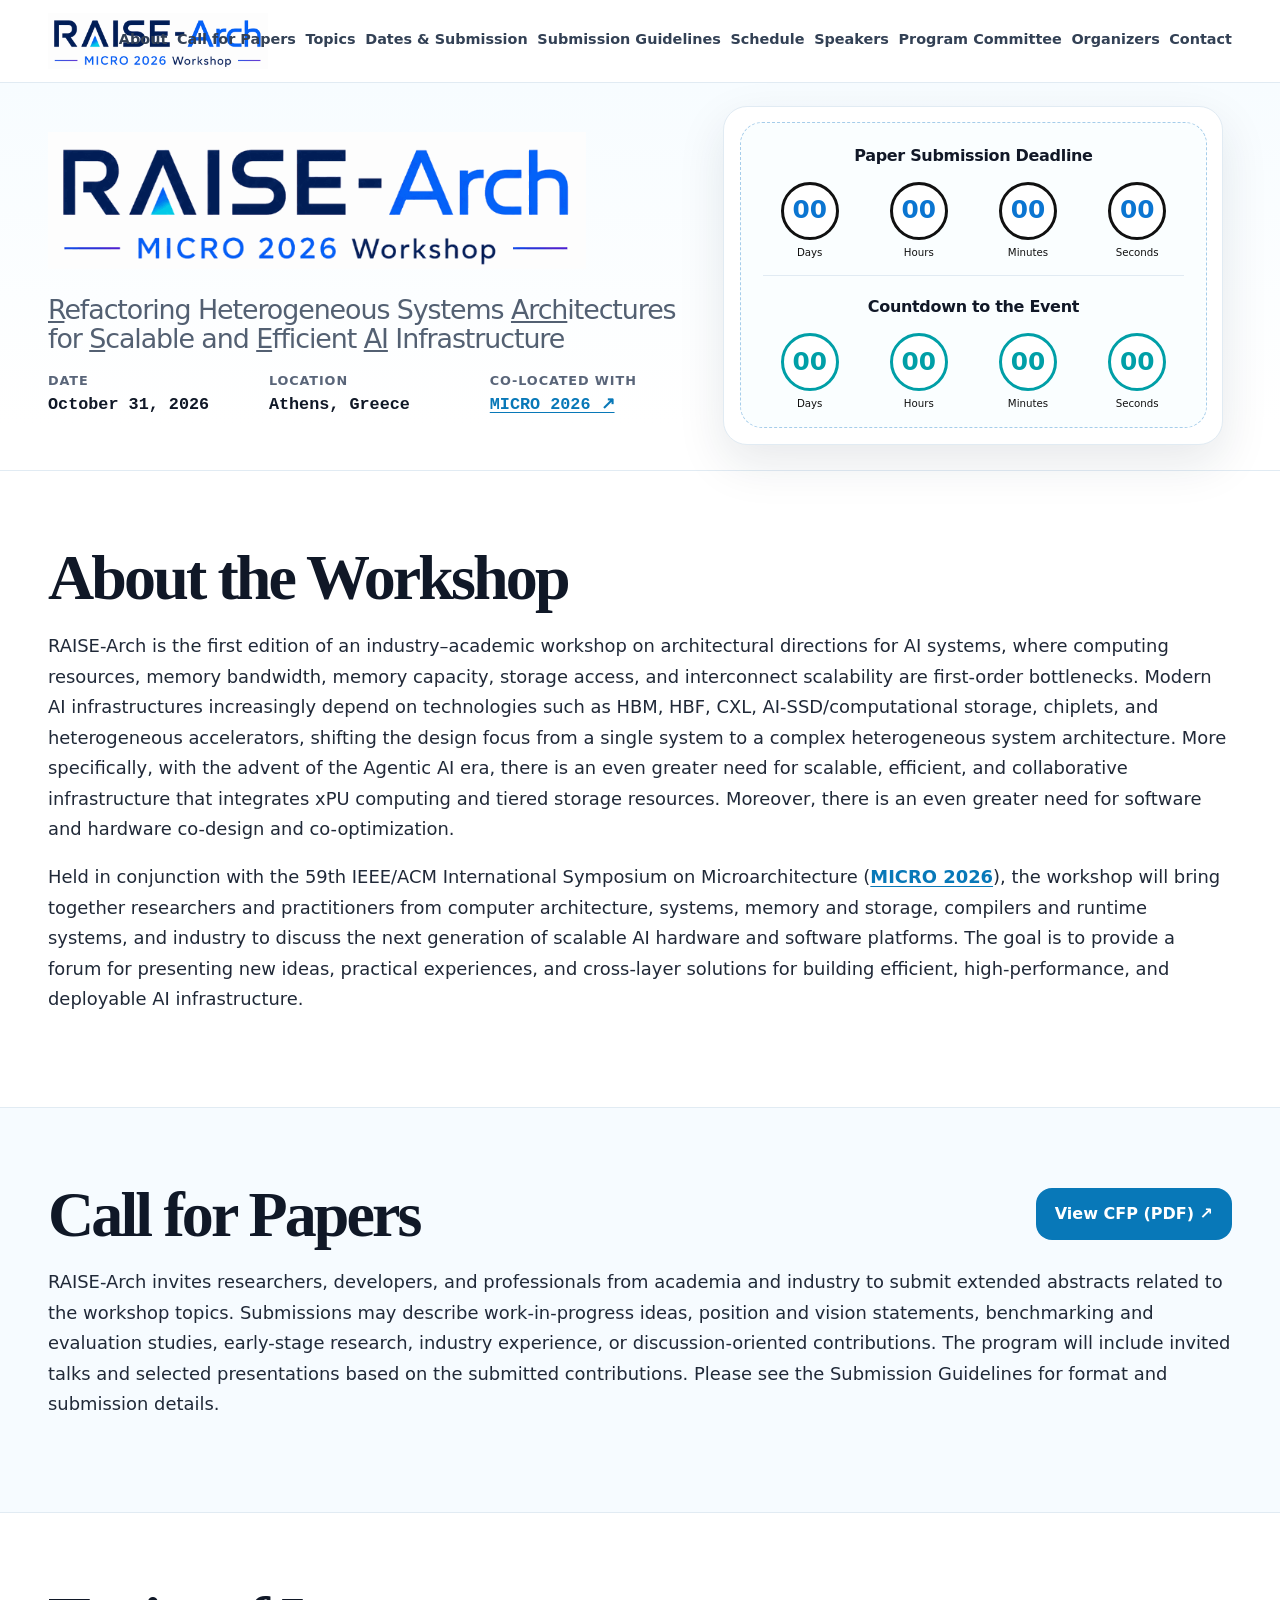
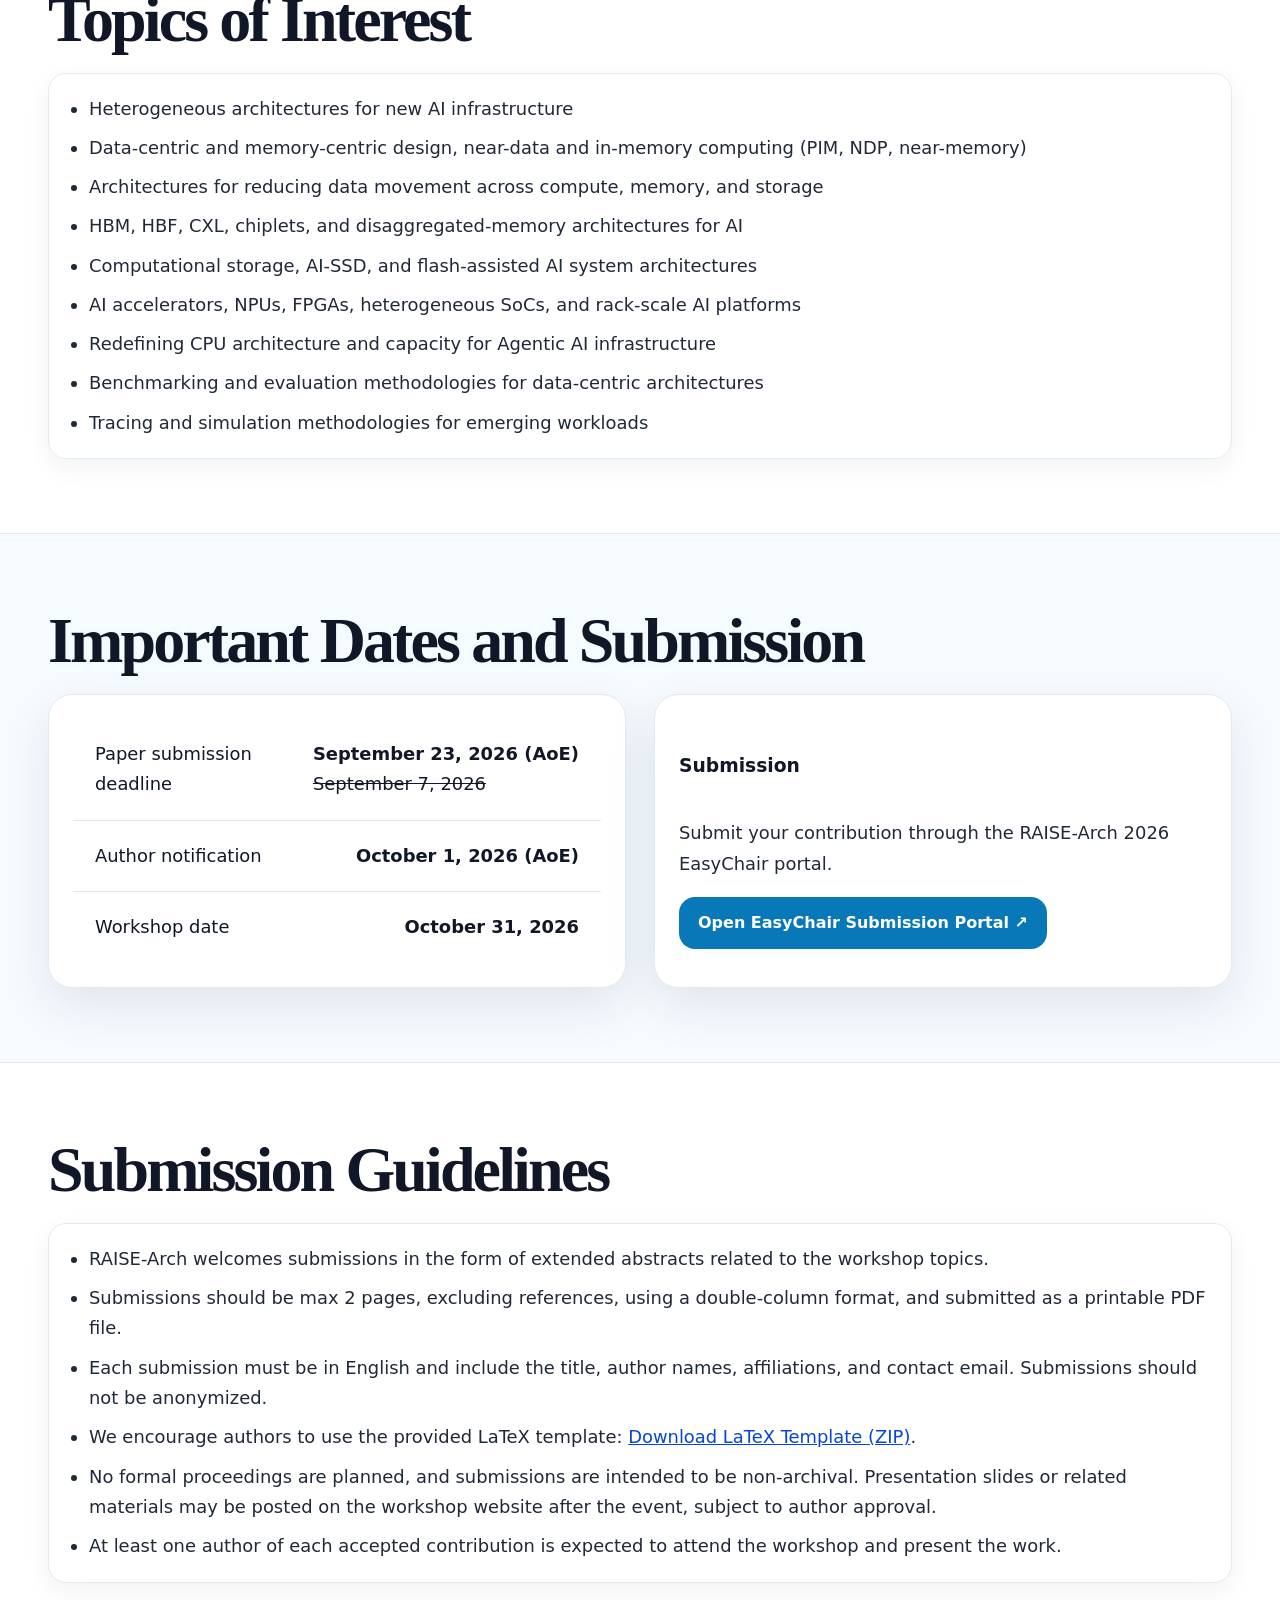
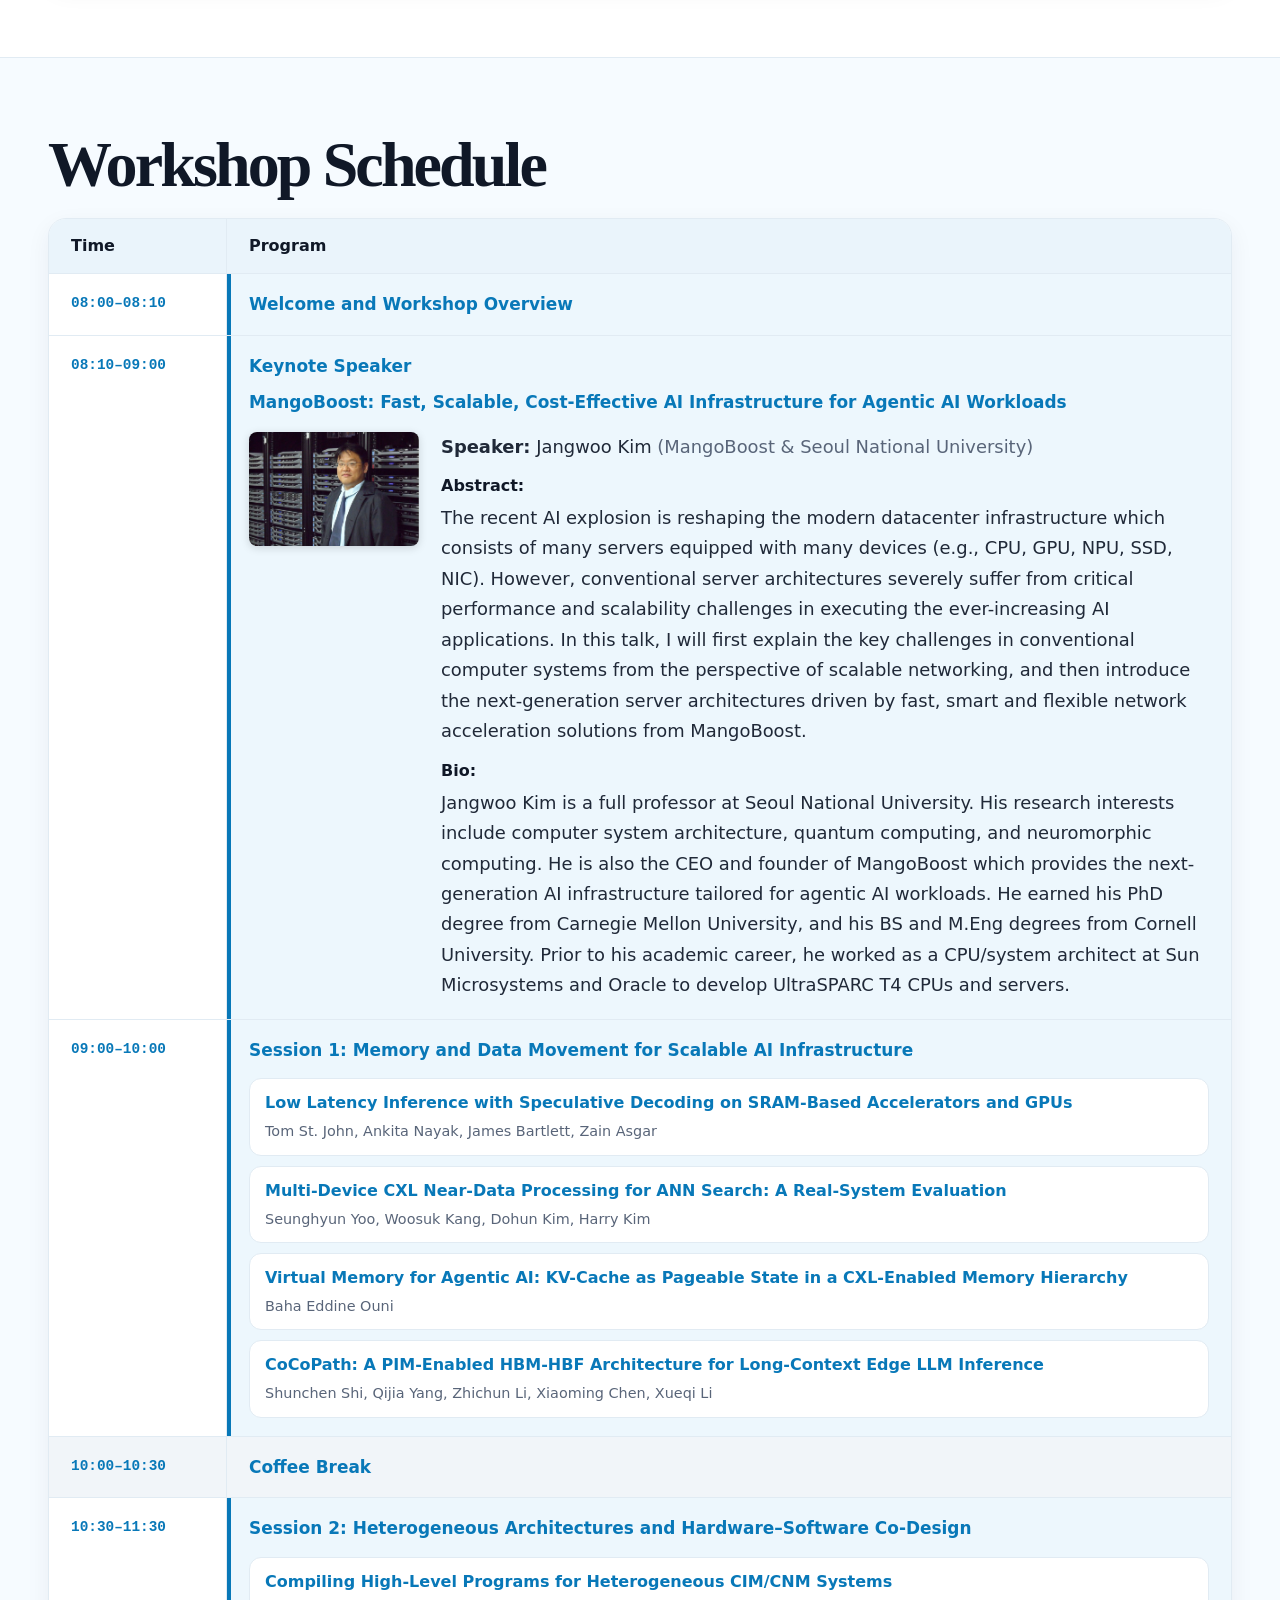
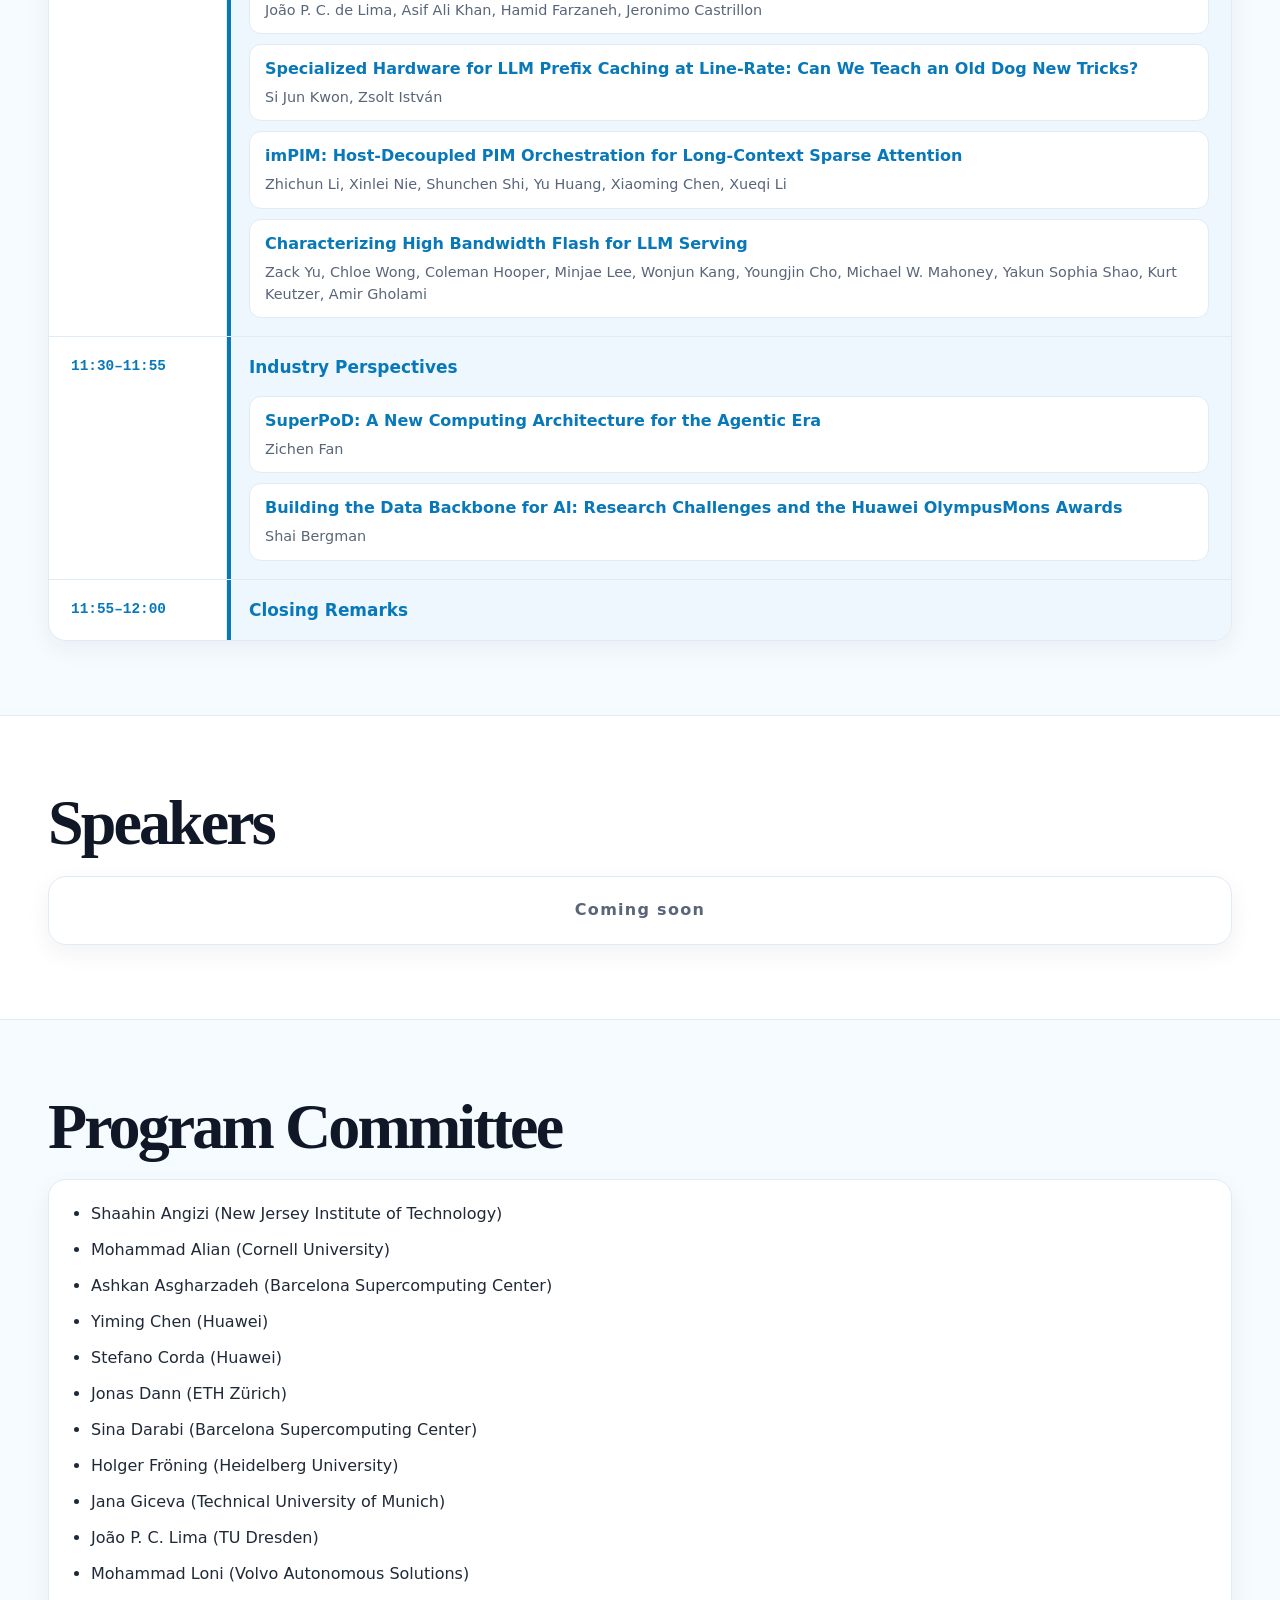
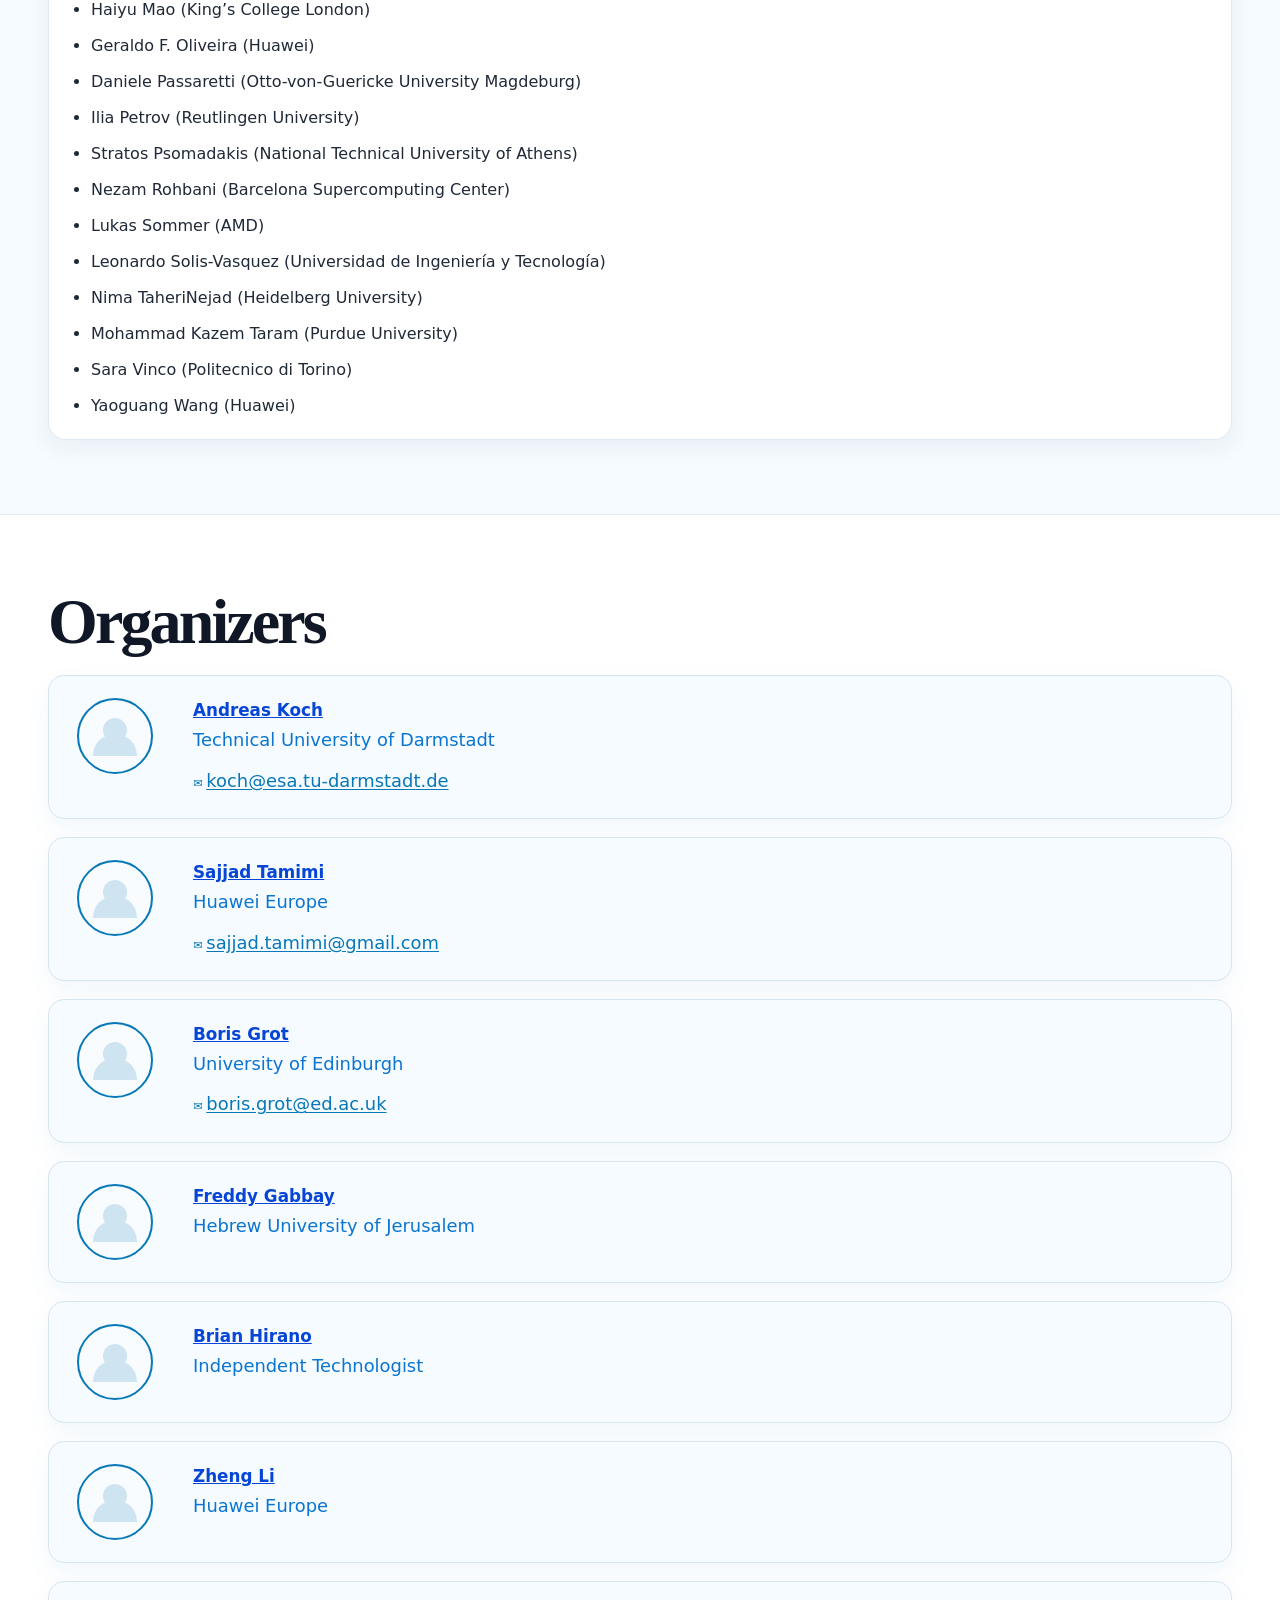
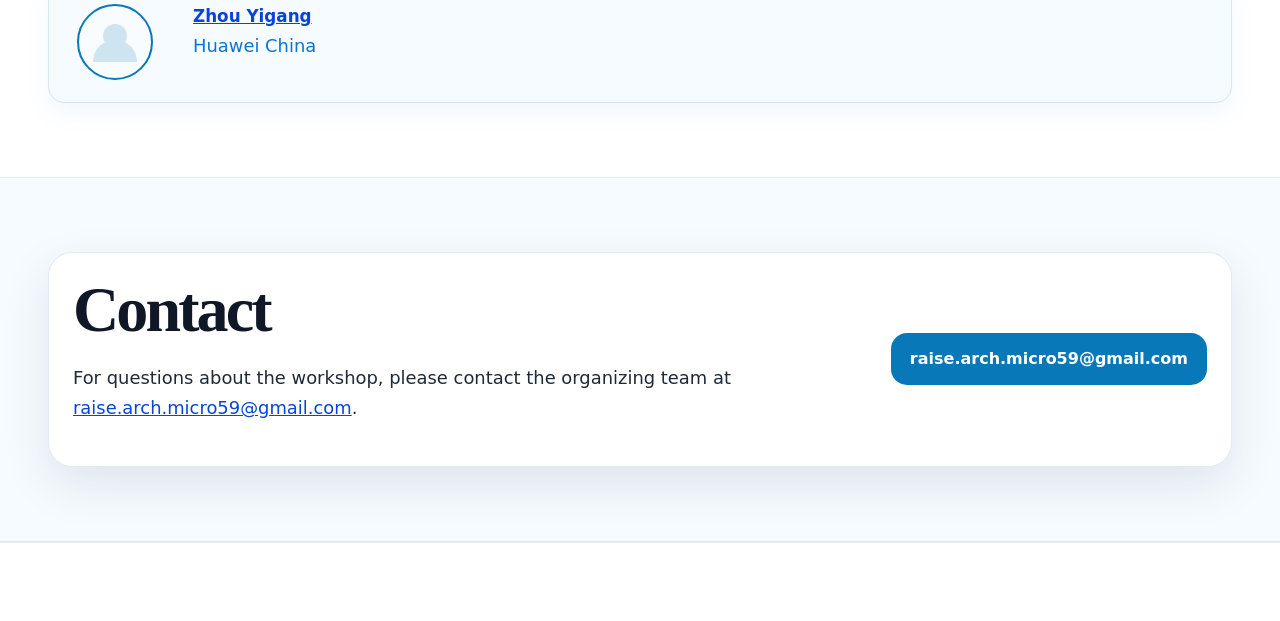
<file: index.html>
<!DOCTYPE html>
<html lang="en">
<head>
  <meta charset="UTF-8" />
  <meta name="viewport" content="width=device-width, initial-scale=1.0" />
  <title id="browser-title">RAISE-Arch @ MICRO 2026</title>
  <meta name="description" content="RAISE-Arch is the first edition of an industry–academic workshop on architectural directions for AI systems, where computing resources, memory bandwidth, memory capacity, storage access, and interconnect scalability are first-order bottlenecks." />
  <link rel="canonical" href="https://raise-arch-workshop.github.io/" />

  <meta property="og:type" content="website" />
  <meta property="og:site_name" content="RAISE-Arch Workshop" />
  <meta property="og:title" content="RAISE-Arch @ MICRO 2026" />
  <meta property="og:description" content="RAISE-Arch is the first edition of an industry–academic workshop on architectural directions for AI systems, where computing resources, memory bandwidth, memory capacity, storage access, and interconnect scalability are first-order bottlenecks." />
  <meta property="og:url" content="https://raise-arch-workshop.github.io/" />
  <meta property="og:image" content="https://raise-arch-workshop.github.io/assets/images/raise-arch-logo.png" />
  <meta property="og:image:alt" content="RAISE-Arch Workshop logo" />

  <script type="application/ld+json">
  {
    "@context": "https://schema.org",
    "@type": "WebSite",
    "name": "RAISE-Arch Workshop",
    "alternateName": "RAISE-Arch",
    "url": "https://raise-arch-workshop.github.io/"
  }
  </script>

  <link rel="stylesheet" href="style.css?v=20261027-keynote" />
  <link rel="stylesheet" href="hero-flow.css?v=20260702-1" />
</head>

<body>
  <header class="site-header">
    <div class="wrap nav">
      <a class="brand" href="#top" aria-label="RAISE-Arch Workshop home">
        <img
          class="brand-logo-image"
          src="assets/images/raise-arch-logo.png"
          alt="RAISE-Arch Workshop logo"
        />
        <span id="nav-title" class="sr-only">RAISE-Arch Workshop</span>
      </a>

      <nav class="desktop-menu" id="desktop-menu"></nav>

      <button class="menu-button" id="menu-button" aria-label="Open menu">
        <span></span>
        <span></span>
        <span></span>
      </button>
    </div>

    <nav class="mobile-menu" id="mobile-menu"></nav>
  </header>

  <main id="top">
    <section class="hero">
      <div class="wrap hero-grid">
        <div>
          <h1 id="workshop-short-title" class="sr-only"></h1>

          <img
            class="hero-logo-image"
            src="assets/images/raise-arch-logo.png"
            alt="RAISE-Arch MICRO 2026 Workshop logo"
          />
          <!--
          <p class="pill" id="workshop-label"></p>
          -->
          <p class="subtitle" id="workshop-subtitle"></p>

          <!--
          <div class="hero-buttons" id="hero-buttons"></div>
          -->

          <div class="hero-meta">
            <div>
              <span>Date</span>
              <strong id="workshop-date"></strong>
            </div>
            <div>
              <span>Location</span>
              <strong id="workshop-location"></strong>
            </div>
            <div>
              <span>Co-located with</span>
              <strong>
                <a class="hero-meta-link" href="https://www.microarch.org/micro59/" target="_blank" rel="noopener noreferrer">MICRO 2026 ↗</a>
              </strong>
            </div>
          </div>
        </div>

        <aside class="hero-card">
          <div class="hero-card-inner">
            <div class="countdown-panel" id="countdown-panel"></div>
          </div>

          <!--
          <div class="quick-facts" id="quick-facts"></div>
          -->
        </aside>
      </div>
    </section>

    <section id="about" class="section">
      <div class="wrap">
        <h2>About the Workshop</h2>
        <div id="about-text"></div>
      </div>
    </section>

    <section id="cfp" class="section soft-section">
      <div class="wrap">
        <div class="cfp-heading-row">
          <h2>Call for Papers</h2>
          <a class="button primary" href="assets/documents/RAISE_Arch_CFP.pdf" target="_blank" rel="noopener noreferrer">View CFP (PDF) ↗</a>
        </div>
        <div id="cfp-text"></div>
      </div>
    </section>

    <section id="topics" class="section">
      <div class="wrap">
        <h2>Topics of Interest</h2>
        <div class="topic-grid" id="topics-list"></div>
      </div>
    </section>

    <section id="dates" class="section soft-section">
      <div class="wrap">
        <h2>Important Dates</h2>
        <div class="dates-card" id="dates-list"></div>
      </div>
    </section>

    <section id="submission" class="section soft-section">
      <div class="wrap section-grid">
        <div>
          <h2>Submission Guidelines</h2>
          <div id="submission-guidelines-text"></div>
        </div>

        <aside class="side-card">
          <h3>Submission</h3>
          <p>Submit your contribution through the RAISE-Arch 2026 EasyChair portal.</p>
          <a class="button primary" id="submission-button" href="https://easychair.org/my/conference?conf=raisearch2026" target="_blank" rel="noopener noreferrer">Open EasyChair Submission Portal ↗</a>
        </aside>
      </div>
    </section>

    <section id="program" class="section soft-section">
      <div class="wrap">
        <h2>Workshop Schedule</h2>
        <div class="program-grid" id="program-list"></div>
      </div>
    </section>

    <section id="speakers" class="section">
      <div class="wrap">
        <h2>Speakers</h2>
        <div class="people-grid" id="speakers-list"></div>
      </div>
    </section>

    <section id="program-committee" class="section soft-section">
      <div class="wrap">
        <h2>Program Committee</h2>
        <div class="committee-grid" id="program-committee-list"></div>
      </div>
    </section>

    <section id="organizers" class="section">
      <div class="wrap">
        <h2>Organizers</h2>
        <div class="people-grid organizers" id="organizers-list"></div>
      </div>
    </section>

    <section id="contact" class="section soft-section">
      <div class="wrap contact-box">
        <div>
          <h2>Contact</h2>
          <p>For questions about the workshop, please contact the organizing team at <a class="template-link" id="contact-email-text" href="#"></a>.</p>
        </div>
        <a class="button primary" id="contact-email" href="#"></a>
      </div>
    </section>
  </main>

  <footer id="footer-text"></footer>

  <script src="website-data.js?v=20260702-1"></script>
  <script src="program-data.js?v=20261030-program"></script>
  <script src="script.js?v=20261027-keynote"></script>
</body>
</html>
</file>
<file: style.css>
:root{--blue:#0878b8;--ink:#101827;--muted:#596579;--line:#e1ebf3;--soft:#f6fbff;--shadow:0 18px 48px rgba(15,35,60,.10);--wrap:min(1180px,calc(100% - 56px));}*{box-sizing:border-box}html{scroll-behavior:smooth;scroll-padding-top:82px}body{margin:0;font-family:Inter,system-ui,-apple-system,"Segoe UI",sans-serif;color:var(--ink);background:white;line-height:1.65}a{color:inherit;text-decoration:none}.wrap{width:var(--wrap);margin:0 auto}.site-header{position:sticky;top:0;z-index:100;background:rgba(255,255,255,.96);border-bottom:1px solid var(--line);backdrop-filter:blur(14px)}.nav{min-height:82px;display:flex;align-items:center;justify-content:space-between;gap:22px}.brand{display:flex;align-items:center;gap:13px;min-width:0}.brand-logo-image{display:block;width:auto;height:56px;max-width:360px;object-fit:contain}.desktop-menu{display:flex;align-items:center;gap:16px;color:#334155;font-weight:720;font-size:.95rem}.desktop-menu a{padding:8px 0;border-bottom:2px solid transparent;white-space:nowrap}.desktop-menu a:hover{color:var(--blue);border-bottom-color:var(--blue)}.desktop-menu .submit{padding:10px 16px;border-radius:999px;background:var(--blue);color:white;border-bottom:0}.menu-button{display:none;width:46px;height:46px;border:1px solid var(--line);border-radius:14px;background:#f1f5f9;padding:0;align-items:center;justify-content:center;flex-direction:column;gap:5px;cursor:pointer}.menu-button span{display:block;width:21px;height:2px;border-radius:999px;background:#64748b}.mobile-menu{display:none}.hero{background:linear-gradient(180deg,#f7fcff 0%,#fff 88%);border-bottom:1px solid var(--line)}.hero-grid{min-height:auto;display:grid;grid-template-columns:minmax(0,1.08fr) minmax(420px,.92fr);gap:54px;align-items:center;padding:28px 0 42px}.pill{display:inline-flex;padding:10px 17px;border:1px solid #d6e5ef;border-radius:999px;background:white;color:var(--blue);font-family:ui-monospace,monospace;font-size:.94rem;text-transform:uppercase;margin-bottom:38px}.subtitle{max-width:790px;margin-bottom:34px;color:#536072;font-size:clamp(1.65rem,3vw,2.25rem);line-height:1.18;letter-spacing:-.04em;font-weight:430}.hero-logo-image{display:block;width:min(100%,760px);height:auto;margin-bottom:30px}.hero-buttons{display:flex;gap:14px;flex-wrap:wrap;margin-bottom:36px}.button{min-height:52px;display:inline-flex;align-items:center;justify-content:center;border-radius:16px;font-weight:850;border:1px solid transparent;text-align:center;padding:0 18px}.button.primary{color:white;background:var(--blue)}.button.secondary{color:var(--blue);background:white;border-color:#c7dfef}.hero-meta,.quick-facts{display:grid;grid-template-columns:repeat(2,1fr);gap:14px}.hero-meta span,.quick-fact span{display:block;color:var(--muted);font-size:.8rem;text-transform:uppercase;letter-spacing:.07em;font-weight:850}.hero-meta strong,.quick-fact strong{display:block;font-family:ui-monospace,monospace}.hero-card{border:1px solid var(--line);border-radius:24px;background:white;box-shadow:var(--shadow);padding:24px}.hero-card-inner{border:1px dashed #a6cdea;border-radius:22px;background:#fafeff;padding:30px 22px 26px}.countdown-panel{display:grid;gap:24px}.countdown-group{text-align:center}.countdown-group + .countdown-group{border-top:1px solid var(--line);padding-top:22px}.countdown-group h3{margin:0 0 16px;font-size:.78rem;font-weight:800;letter-spacing:-.02em;color:#111827}.countdown-row{display:grid;grid-template-columns:repeat(4,1fr);gap:14px;align-items:start}.time-block{display:grid;justify-items:center;gap:7px}.time-circle{width:58px;height:58px;border-radius:50%;display:grid;place-items:center;border:3px solid #111;color:#0b75d1;background:white;font-size:1.55rem;font-weight:800;line-height:1;font-variant-numeric:tabular-nums}.countdown-group.blue .time-circle{border-color:#009fa7;color:#009fa7}.time-block span{font-size:.64rem;color:#111;line-height:1}.quick-facts{margin-top:16px}.quick-fact{background:white;padding:0;border:0;box-shadow:none}.quick-fact span{margin-bottom:4px}.side-card,.dates-card,.contact-box{border:1px solid var(--line);border-radius:24px;background:white;box-shadow:var(--shadow);padding:24px}.section{padding:74px 0;scroll-margin-top:0}.soft-section{background:var(--soft);border-top:1px solid var(--line);border-bottom:1px solid var(--line)}.section-grid{display:grid;grid-template-columns:minmax(0,.86fr) minmax(360px,.42fr);gap:52px;align-items:start}.section h2{font-family:Georgia,"Times New Roman",serif;font-size:clamp(2.6rem,5vw,4rem);line-height:1.03;letter-spacing:-.045em;margin:0 0 20px}.section p{color:#202938;font-size:1.12rem;line-height:1.78}.submission-list{margin:0;padding-left:1.25rem;color:#202938;font-size:1.12rem;line-height:1.7}.submission-list li{margin:0 0 .55rem}.template-link{color:#0645d7;text-decoration:underline}.dates-submission-grid{display:grid;grid-template-columns:repeat(2,minmax(0,1fr));gap:28px;align-items:stretch}.dates-submission-grid .dates-card,.dates-submission-grid .side-card{min-height:270px;height:100%;display:flex;flex-direction:column}.dates-submission-grid .side-card{justify-content:center}.dates-submission-grid .button{align-self:flex-start}.topic-grid,.program-grid,.committee-grid{display:grid;grid-template-columns:repeat(2,minmax(0,1fr));gap:14px}.topic-card,.program-card,.person-card,.committee-card,.tbd-card{border:1px solid var(--line);border-radius:18px;background:white;box-shadow:0 8px 24px rgba(15,35,60,.06);padding:20px}.tbd-card{grid-column:1/-1;text-align:center;color:var(--muted);font-weight:850;letter-spacing:.08em}.committee-card h3{margin:0 0 6px}.committee-card p{margin:0;color:var(--muted);font-size:1rem}.date-row{display:grid;grid-template-columns:1fr auto;gap:16px;align-items:center;padding:20px 22px;border-bottom:1px solid var(--line)}.date-row:last-child{border-bottom:0}.program-time{color:var(--blue);font-family:ui-monospace,monospace;font-weight:850}.people-grid{display:grid;grid-template-columns:repeat(3,minmax(0,1fr));gap:18px}.people-grid.organizers{grid-template-columns:repeat(4,minmax(0,1fr))}.person-card{text-align:center}.avatar{width:72px;height:72px;margin:0 auto 14px;display:grid;place-items:center;border-radius:50%;color:white;background:linear-gradient(135deg,var(--blue),#6c5cff);font-family:ui-monospace,monospace;font-weight:900}.contact-box{display:grid;grid-template-columns:minmax(0,1fr) auto;gap:24px;align-items:center}footer{padding:34px 0 44px;border-top:1px solid var(--line);color:var(--muted);text-align:center}.sr-only{position:absolute;width:1px;height:1px;padding:0;margin:-1px;overflow:hidden;clip:rect(0,0,0,0);white-space:nowrap;border:0}@media(min-width:981px){:root{--wrap:min(1320px,calc(100% - 96px))}.section-grid{grid-template-columns:minmax(0,1fr) minmax(320px,.22fr)}.section p{max-width:1320px}.topic-card{grid-template-columns:repeat(2,minmax(0,1fr));column-gap:64px;row-gap:10px}.dates-card{max-width:none}.submission-list{max-width:1320px}.hero-grid{grid-template-columns:minmax(0,1.2fr) minmax(420px,.8fr)}}@media(max-width:980px){:root{--wrap:min(100% - 34px,980px)}html{scroll-padding-top:72px}.desktop-menu{display:none}.menu-button{display:flex}.mobile-menu.open{display:block;background:white;border-bottom:1px solid var(--line);box-shadow:0 14px 28px rgba(15,35,60,.08)}.mobile-menu a{display:block;width:var(--wrap);margin:0 auto;padding:13px 14px;border-radius:12px;color:#334155;font-weight:800}.mobile-menu a:hover{background:var(--soft);color:var(--blue)}.mobile-menu .submit{background:var(--blue);color:#fff;text-align:center;margin-top:6px}.brand-logo-image{height:48px;max-width:min(74vw,320px)}.hero-grid,.section-grid,.contact-box,.quick-facts,.topic-grid,.program-grid,.committee-grid,.people-grid,.people-grid.organizers{grid-template-columns:1fr}.dates-submission-grid{grid-template-columns:1fr}.dates-submission-grid .dates-card,.dates-submission-grid .side-card{min-height:auto}.hero-grid{min-height:auto;padding:70px 0 96px}.section{scroll-margin-top:0}.button{width:100%}.dates-submission-grid .button{align-self:stretch}.countdown-row{gap:12px}.time-circle{width:54px;height:54px;font-size:1.45rem}.hero-card-inner{padding:26px 16px}}@media(max-width:520px){.countdown-row{grid-template-columns:repeat(4,minmax(0,1fr));gap:6px}.time-circle{width:44px;height:44px;font-size:1.16rem}.time-block{gap:5px}.time-block span{font-size:.56rem}.countdown-group h3{font-size:.74rem;margin-bottom:14px}.hero-card{margin-top:8px}}


/* RAISE-Arch 2026 workshop program */
.program-grid{display:block}
.program-table-wrap{overflow:hidden;border:1px solid var(--line);border-radius:18px;background:#fff;box-shadow:0 8px 24px rgba(15,35,60,.06)}
.program-table{width:100%;border-collapse:separate;border-spacing:0;table-layout:fixed}
.program-table thead th{text-align:left;background:#eaf4fb;color:var(--ink);font-weight:800;padding:14px 22px;border-bottom:1px solid var(--line)}
.program-table thead th:first-child{width:178px;border-right:1px solid var(--line)}
.program-table tbody th,.program-table tbody td{vertical-align:top;padding:18px 22px}
.program-table tbody tr+tr th,.program-table tbody tr+tr td{border-top:1px solid var(--line)}
.program-table .program-time{color:var(--blue);font-family:ui-monospace,monospace;font-size:.9rem;font-weight:800;white-space:nowrap;text-align:left;border-right:1px solid var(--line)}
.program-entry-title{font-size:1.06rem;font-weight:750;line-height:1.45;margin:0;color:var(--blue)}
.program-papers{display:grid;gap:10px;margin-top:16px}
.program-paper{background:#fff;border:1px solid var(--line);border-radius:12px;padding:12px 15px}
.program-paper-title{color:var(--blue);font-size:1rem;font-weight:650;line-height:1.5}
.program-paper-authors{margin-top:5px;color:var(--muted);font-size:.9rem;line-height:1.55}
/* Always-visible keynote details, using the existing schedule typography. */
.program-keynote-title{margin:12px 0 16px;color:var(--blue);font-family:inherit;font-size:1.06rem;font-weight:750;line-height:1.5}
.program-keynote-layout{display:grid;grid-template-columns:170px minmax(0,1fr);align-items:start;gap:22px}
.program-keynote-photo{display:block;width:170px;max-width:100%;height:auto;border-radius:8px;box-shadow:0 2px 8px rgba(0,0,0,.15)}
.program-keynote-speaker{margin:0 0 12px;font-family:inherit;font-style:normal}
.program-keynote-affiliation{color:var(--muted)}
.program-keynote-heading{margin:12px 0 5px;font-family:inherit;font-size:1rem;font-weight:750;line-height:1.5}
.program-keynote-text{margin:0;font-family:inherit;font-style:normal;text-align:left;white-space:pre-wrap;overflow-wrap:break-word}
@media(max-width:600px){
  .program-keynote-layout{grid-template-columns:1fr;gap:18px}
  .program-keynote-photo{justify-self:center}
}
/* Use one blue accent for all sessions and talks; the coffee break stays neutral. */
.program-row:not(.program-row--break) .program-entry{background:#edf7fd;box-shadow:inset 4px 0 0 var(--blue)}
.program-row--break th,.program-row--break td{background:#f1f5f9}
@media(max-width:640px){
  .program-table thead{display:none}
  .program-table,.program-table tbody,.program-table tr,.program-table tbody th,.program-table tbody td{display:block;width:100%}
  .program-table .program-time{padding:10px 16px;background:#eaf4fb;border-right:0;font-size:.84rem}
  .program-table tbody .program-entry{padding:17px 18px;border-top:0}
  .program-table .program-row--break .program-time{background:#f1f5f9}
  .program-table tbody tr+tr .program-entry{border-top:0}
  .program-entry-title{font-size:1rem}
  .program-paper{padding:11px 13px}
  .program-paper-title{font-size:.96rem}
  .program-paper-authors{font-size:.87rem}
}
</file>
<file: hero-flow.css>
.countdown-group h3 {
  font-size: 1rem;
}

@media (min-width: 981px) {
  .hero-grid {
    width: min(calc(100vw - 96px), 1560px);
    margin-left: max(48px, calc((100vw - 1320px) / 2));
    margin-right: 0;
    grid-template-columns: minmax(0, 1.12fr) minmax(500px, .88fr);
    gap: clamp(18px, 2.2vw, 34px);
    align-items: center;
    padding: clamp(18px, 1.8vw, 28px) 0 clamp(18px, 2vw, 30px);
  }

  .hero-logo-image {
    width: clamp(460px, 42vw, 720px);
    max-width: 100%;
    margin-bottom: clamp(10px, 1.1vw, 16px);
  }

  .subtitle {
    width: min(100%, 980px);
    max-width: min(100%, 980px);
    font-size: clamp(1.55rem, 2.1vw, 2.1rem);
    line-height: 1.08;
    letter-spacing: -0.04em;
    text-wrap: balance;
    margin-bottom: clamp(14px, 1.3vw, 20px);
  }

  .hero-meta {
    max-width: min(100%, 980px);
    grid-template-columns: repeat(3, minmax(0, 1fr));
    gap: clamp(10px, 1.2vw, 18px);
  }

  .hero-card {
    width: 100%;
    max-width: clamp(500px, 38vw, 620px);
    justify-self: start;
    padding: clamp(14px, 1.2vw, 18px);
  }

  .hero-card-inner {
    padding: clamp(16px, 1.5vw, 22px) clamp(16px, 1.8vw, 22px);
  }

  .countdown-panel {
    gap: clamp(14px, 1.4vw, 20px);
  }

  .countdown-group + .countdown-group {
    padding-top: clamp(14px, 1.4vw, 20px);
  }

  .countdown-group h3 {
    margin-bottom: clamp(10px, 1vw, 14px);
  }

  .countdown-row {
    gap: clamp(8px, 1.2vw, 16px);
  }
}

.hero-meta-link {
  color: var(--blue);
  text-decoration: underline;
  text-underline-offset: 3px;
}

@media (max-width: 700px) {
  .hero-meta {
    grid-template-columns: 1fr;
    gap: 12px;
  }
}

@media (min-width: 981px) and (max-width: 1220px) {
  .hero-grid {
    width: 100%;
    grid-template-columns: 1fr;
    gap: 22px;
  }

  .hero-card {
    max-width: 720px;
    justify-self: start;
  }

  .hero-logo-image,
  .subtitle,
  .hero-meta {
    max-width: 720px;
  }
}

#organizers .people-grid.organizers {
  display: grid;
  grid-template-columns: 1fr;
  gap: 18px;
}

.organizer-profile {
  display: grid;
  grid-template-columns: 92px minmax(0, 1fr);
  gap: 24px;
  align-items: start;
  padding: 22px 28px;
  border: 1px solid #d6e5ef;
  border-radius: 16px;
  background: #f6fbff;
  box-shadow: 0 10px 26px rgba(8, 120, 184, .06);
  transition: box-shadow .18s ease, transform .18s ease, background .18s ease, border-color .18s ease;
}

.organizer-profile:hover,
.organizer-profile:focus-within {
  background: #f1f9ff;
  border-color: #b9d9ee;
  box-shadow: 0 18px 42px rgba(8, 120, 184, .14);
  transform: translateY(-2px);
}

.organizer-photo {
  width: 76px;
  height: 76px;
  border-radius: 50%;
  border: 2px solid #0878b8;
  background: #f8fcff;
  display: grid;
  place-items: center;
  overflow: hidden;
  color: transparent;
  position: relative;
}

.organizer-photo img {
  width: 100%;
  height: 100%;
  object-fit: cover;
}

.organizer-photo::before {
  content: "";
  width: 24px;
  height: 24px;
  border-radius: 50%;
  background: #cfe4f1;
  position: absolute;
  top: 18px;
  left: 50%;
  transform: translateX(-50%);
}

.organizer-photo::after {
  content: "";
  width: 44px;
  height: 22px;
  border-radius: 999px 999px 16px 16px;
  background: #cfe4f1;
  position: absolute;
  bottom: 16px;
  left: 50%;
  transform: translateX(-50%);
}

.organizer-photo:has(img)::before,
.organizer-photo:has(img)::after {
  display: none;
}

.organizer-info h3 {
  margin: 2px 0 4px;
  color: #075985;
  font-family: Inter, system-ui, -apple-system, "Segoe UI", sans-serif;
  font-size: 1.05rem;
  line-height: 1.25;
  letter-spacing: 0;
  transition: font-size .18s ease, color .18s ease;
}

.organizer-profile:hover .organizer-info h3,
.organizer-profile:focus-within .organizer-info h3 {
  color: #0878b8;
  font-size: 1.16rem;
}

.organizer-affiliation {
  margin: 0 0 10px !important;
  color: #0b75d1 !important;
  font-size: .94rem !important;
  line-height: 1.45 !important;
}

.organizer-email {
  margin: 0 !important;
  color: #0878b8 !important;
  font-size: .86rem !important;
  line-height: 1.45 !important;
}

.organizer-email::before {
  content: "✉  ";
  font-size: .72rem;
}

.organizer-email a {
  text-decoration: underline;
  text-underline-offset: 2px;
}

.organizer-details {
  max-height: 0;
  overflow: hidden;
  margin: 0 !important;
  color: #364152 !important;
  font-size: .95rem !important;
  line-height: 1.7 !important;
  opacity: 0;
  transition: max-height .22s ease, opacity .18s ease, margin-top .18s ease;
}

.organizer-profile:hover .organizer-details,
.organizer-profile:focus-within .organizer-details {
  max-height: 280px;
  opacity: 1;
  margin-top: 10px !important;
}

@media (max-width: 700px) {
  .organizer-profile {
    grid-template-columns: 1fr;
    justify-items: start;
    gap: 14px;
    padding: 20px;
  }

  .organizer-profile:hover .organizer-details,
  .organizer-profile:focus-within .organizer-details {
    max-height: 1200px;
  }
}

.section p,
.submission-list,
.topic-card,
.program-card p,
.committee-card p,
.person-card p,
.date-row,
.contact-box p,
.organizer-affiliation,
.organizer-email,
.organizer-details {
  font-size: 1.12rem !important;
  line-height: 1.7 !important;
}

.topic-card div,
.submission-list li {
  font-size: inherit;
  line-height: inherit;
}

.quick-fact strong,
.hero-meta strong {
  font-size: 1.05rem;
}

@media (max-width: 700px) {
  .section p,
  .submission-list,
  .topic-card,
  .program-card p,
  .committee-card p,
  .person-card p,
  .date-row,
  .contact-box p,
  .organizer-affiliation,
  .organizer-email,
  .organizer-details {
    font-size: 1.04rem !important;
    line-height: 1.68 !important;
  }
}

#submission-guidelines-text {
  border: 1px solid var(--line);
  border-radius: 18px;
  background: white;
  box-shadow: 0 8px 24px rgba(15,35,60,.06);
  padding: 20px;
}

#submission-guidelines-text .submission-list,
.topic-card .submission-list {
  margin: 0;
}

#submission-guidelines-text .submission-list li:last-child,
.topic-card .submission-list li:last-child {
  margin-bottom: 0;
}

.micro-link {
  color: var(--blue);
  font-weight: 800;
  text-decoration: underline;
  text-underline-offset: 3px;
}

@media (min-width: 981px) {
  .desktop-menu {
    gap: clamp(8px, .75vw, 14px);
    font-size: .9rem;
  }
}

#program-committee-list {
  display: block;
  width: 100%;
}

.program-committee-list {
  width: 100%;
  min-width: 0;
  display: grid;
  grid-template-columns: repeat(3, minmax(0, 1fr));
  column-gap: 64px;
  row-gap: .55rem;
  margin: 0;
  padding: 24px 28px 24px 48px;
  border: 1px solid var(--line);
  border-radius: 18px;
  background: white;
  box-shadow: 0 8px 24px rgba(15,35,60,.06);
  font-size: clamp(.72rem, .8vw, .9rem) !important;
}

.program-committee-list li {
  min-width: 0;
  margin: 0;
  white-space: nowrap;
}

@media (min-width: 1301px) {
  .program-committee-list li:nth-child(3n + 1) {
    transform: translateX(-12px);
  }

  .program-committee-list li:nth-child(3n + 2) {
    transform: translateX(12px);
  }

  .program-committee-list li:nth-child(3n + 3) {
    transform: translateX(-44px);
  }
}

@media (max-width: 1300px) {
  .program-committee-list {
    grid-template-columns: 1fr;
    padding: 20px 22px 20px 42px;
    font-size: 1rem !important;
  }

  .program-committee-list li {
    white-space: normal;
  }
}


.cfp-heading-row {
  display: flex;
  align-items: center;
  justify-content: space-between;
  gap: 24px;
  margin-bottom: 20px;
}

.cfp-heading-row h2 {
  margin-bottom: 0;
}

.cfp-heading-row .button {
  flex: 0 0 auto;
}

@media (max-width: 980px) {
  .cfp-heading-row {
    flex-direction: column;
    align-items: stretch;
  }

  .cfp-heading-row .button {
    align-self: flex-end;
  }
}
</file>
